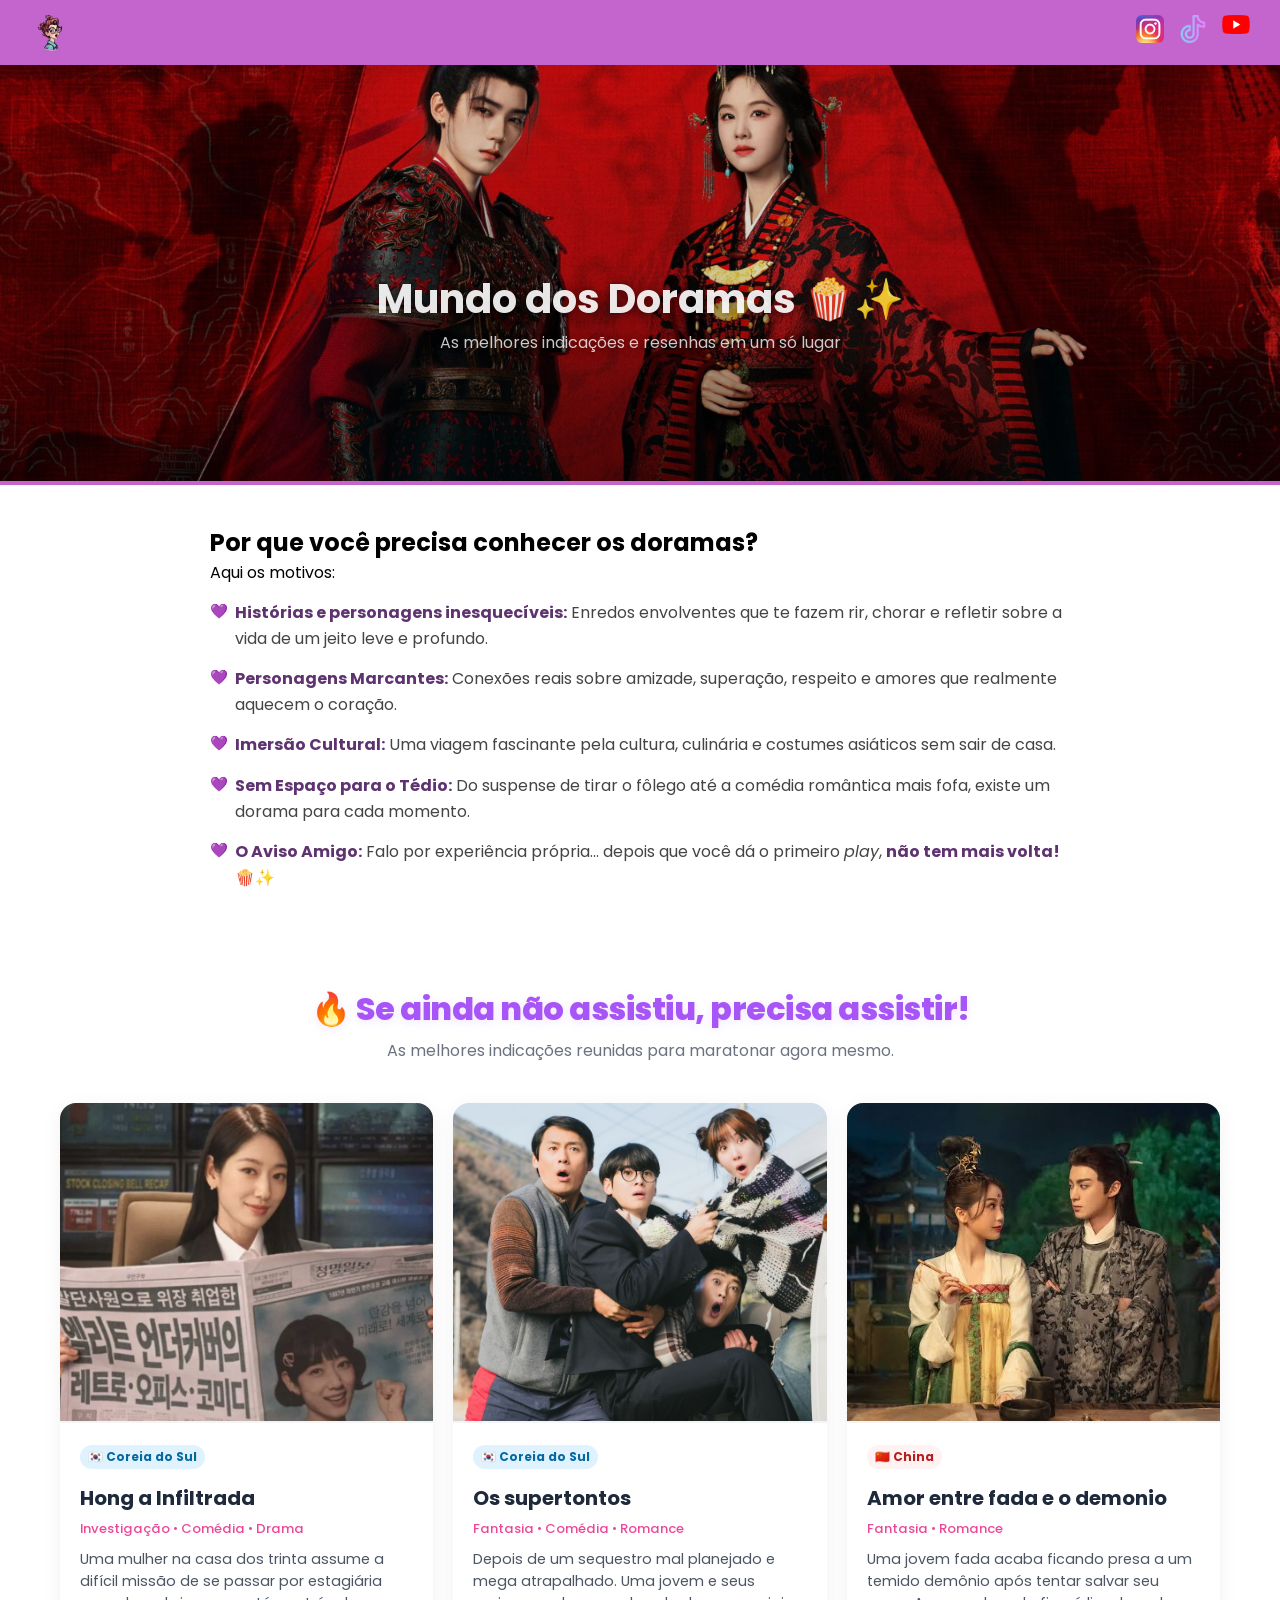
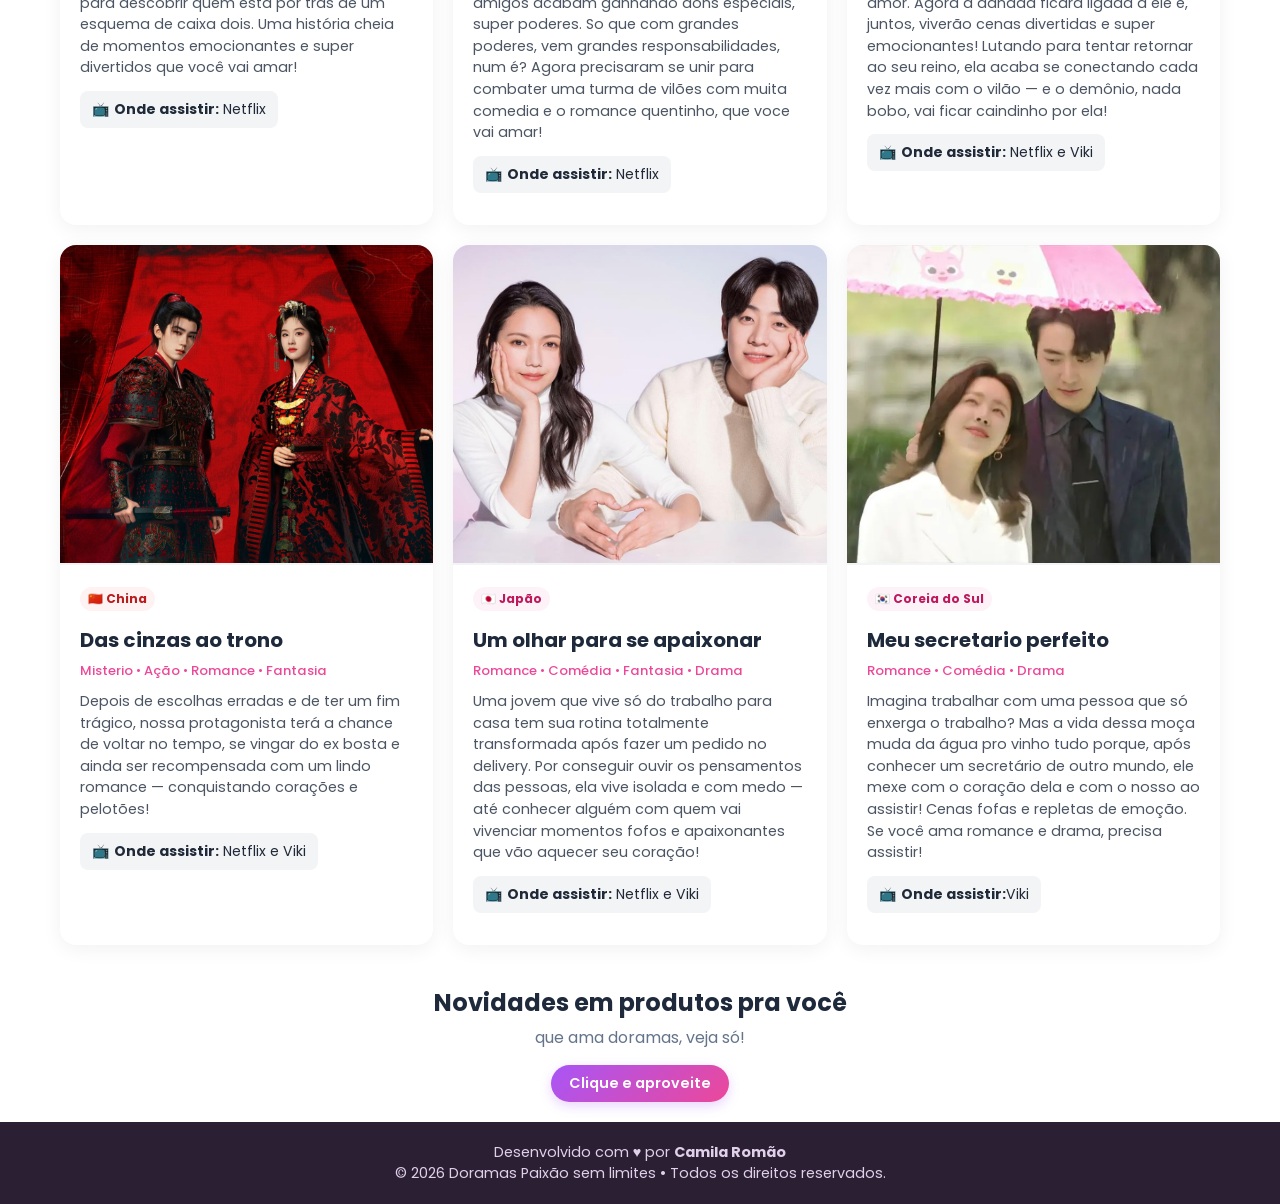
<file: index.html>
<!DOCTYPE html>
<html lang="pt-BR">
<head>
    <meta charset="UTF-8">
    <meta name="viewport" content="width=device-width, initial-scale=1.0">
    <title>Doramas: paixão sem limites</title>
    <link rel="stylesheet" href="style.css">
    <link href="https://fonts.googleapis.com/css2?family=Poppins:wght@400;500;600;700;800&display=swap" rel="stylesheet">
</head>
<body>

    <!-- CABEÇALHO COM BOTÃO ESTILIZADO -->
    <header>
        <img src="assets/Cah-dorameira-logo.png" alt="Logo CamilaFlix" class="logotipo">
        
        <div class="redes-sociais">
             <a href="https://www.instagram.com/camiladorameiraa/" target="_blank"><img src="assets/Instagram_icon.png" alt="Instagram"></a>
            <a href="https://www.tiktok.com/@camiladorameiraa" target="_blank"><img src="assets/Tiktok_logo.png" alt="TikTok"></a>
            <a href="https://www.youtube.com/@Camiladorameira" target="_blank"><img src="assets/Youtube_logo.png" alt="YouTube"></a>
        </div>
    </header>

    <div id="sakura-container"></div>

    <!-- Banner do site -->
   <section class="banner">

    <div class="conteudo-banner">

        <img
            src="assets/das-cinzas-ao-trono-img.jpg"
            alt="Das Cinzas ao Trono"
        >

        <div class="texto-banner">
            <h1>Mundo dos Doramas 🍿✨</h1>

            <p>
                As melhores indicações e resenhas em um só lugar
            </p>
        </div>

    </div>

</section>

        <section class="secao-chamativa">
            <h2>Por que você precisa conhecer os doramas?</h2>
            <p>Aqui os motivos:</p>

            <ul class="lista-motivos">
                <li><strong>Histórias e personagens inesquecíveis:</strong> Enredos envolventes que te fazem rir, chorar e refletir sobre a vida de um jeito leve e profundo.</li>

                <li><strong>Personagens Marcantes:</strong> Conexões reais sobre amizade, superação, respeito e amores que realmente aquecem o coração.</li>
                <li><strong>Imersão Cultural:</strong> Uma viagem fascinante pela cultura, culinária e costumes asiáticos sem sair de casa.</li>

                <li><strong>Sem Espaço para o Tédio:</strong> Do suspense de tirar o fôlego até a comédia romântica mais fofa, existe um dorama para cada momento.</li>

                <li><strong>O Aviso Amigo:</strong> Falo por experiência própria... depois que você dá o primeiro <em>play</em>, <strong>não tem mais volta!</strong> 🍿✨</li>
            </ul>

        </section>

        <!-- CHAMADA FINAL COM O BOTÃO CAMILAFLIX CENTRALIZADO -->


<section class="titulo-chamativo">
        <h2>🔥 Se ainda não assistiu, precisa assistir!</h2>
        <p>As melhores indicações reunidas para maratonar agora mesmo.</p>
    </section>

    <!-- Grid onde ficam os seus doramas -->
    <main class="grid-doramaflix">

        <!-- Exemplo Card Coreano 1 -->
        <div class="card-dorama">
            <img src="assets/hong-a-infiltrada-img.webp" alt="Hong a infiltrada">
            <div class="card-info">
                <span class="tag-pais coreia">🇰🇷 Coreia do Sul</span>
                <h3>Hong a Infiltrada</h3>
                <span class="genero">Investigação • Comédia • Drama</span>
                <p>Uma mulher na casa dos trinta assume a difícil missão de se passar por estagiária para descobrir quem está por trás de um esquema de caixa dois. Uma história cheia de momentos emocionantes e super divertidos que você vai amar!</p>
                <p class="onde-assistir">📺 <strong>Onde assistir:</strong> Netflix</p>
            </div>
        </div>

        <!-- Exemplo Card Coreano 2 -->
        <div class="card-dorama">
            <img src="assets/SUPERtontos-img.jpg" alt="supertontos">
            <div class="card-info">
                <span class="tag-pais coreia">🇰🇷 Coreia do Sul</span>
                <h3>Os supertontos</h3>
                <span class="genero">Fantasia • Comédia • Romance</span>
                <p>Depois de um sequestro mal planejado e mega atrapalhado. Uma jovem e seus amigos acabam ganhando dons especiais, super poderes. So que com grandes poderes, vem grandes responsabilidades, num é? Agora precisaram se unir para combater uma turma de vilões com muita comedia e o romance quentinho, que voce vai amar!</p>
                <p class="onde-assistir">📺 <strong>Onde assistir:</strong> Netflix</p>
            </div>
        </div> 

        <!-- Exemplo Card Chinês 1 -->
        <div class="card-dorama">
            <img src="assets/amor-entre-a-fada-e-o-demonio-img.jpg" alt="Amor entre fada e o demonio">
            <div class="card-info">
                <span class="tag-pais china">🇨🇳 China</span>
                <h3>Amor entre fada e o demonio</h3>
                <span class="genero">Fantasia • Romance</span>
                <p>Uma jovem fada acaba ficando presa a um temido demônio após tentar salvar seu amor. Agora a danada ficará ligada a ele e, juntos, viverão cenas divertidas e super emocionantes! Lutando para tentar retornar ao seu reino, ela acaba se conectando cada vez mais com o vilão — e o demônio, nada bobo, vai ficar caindinho por ela!</p>
                <p class="onde-assistir">📺 <strong>Onde assistir:</strong> Netflix e Viki</p>
            </div>
        </div>

        <!-- Exemplo Card Chinês 2 -->
        <div class="card-dorama">
            <img src="assets/das-cinzas-ao-trono-img.jpg" alt="Das cinzas ao trono">
            <div class="card-info">
                <span class="tag-pais china">🇨🇳 China</span>
                <h3>Das cinzas ao trono</h3>
                <span class="genero">Misterio • Ação • Romance • Fantasia</span>
                <p>Depois de escolhas erradas e de ter um fim trágico, nossa protagonista terá a chance de voltar no tempo, se vingar do ex bosta e ainda ser recompensada com um lindo romance — conquistando corações e pelotões!</p>
                <p class="onde-assistir">📺 <strong>Onde assistir:</strong> Netflix e Viki</p>
            </div>
        </div> 

        <!-- Exemplo Card Japonês -->
        <div class="card-dorama">
            <img src="assets/Um-olhar-para-se-apaixonar-img.jpg" alt="Um olhar para se apaixonar">
            <div class="card-info">
                <span class="tag-pais japao">🇯🇵 Japão</span>
                <h3>Um olhar para se apaixonar</h3>
                <span class="genero">Romance • Comédia • Fantasia • Drama</span>
                <p>Uma jovem que vive só do trabalho para casa tem sua rotina totalmente transformada após fazer um pedido no delivery. Por conseguir ouvir os pensamentos das pessoas, ela vive isolada e com medo — até conhecer alguém com quem vai vivenciar momentos fofos e apaixonantes que vão aquecer seu coração!</p>
                <p class="onde-assistir">📺 <strong>Onde assistir:</strong> Netflix e Viki</p>
            </div>
        </div> 

        <div class="card-dorama">
            <img src="assets/meu-secretario-perfeito-img.webp" alt="Meu secretario perfeito">
            <div class="card-info">
                <span class="tag-pais japao">🇰🇷 Coreia do Sul</span>
                <h3>Meu secretario perfeito</h3>
                <span class="genero">Romance • Comédia • Drama</span>
                <p>Imagina trabalhar com uma pessoa que só enxerga o trabalho? Mas a vida dessa moça muda da água pro vinho tudo porque, após conhecer um secretário de outro mundo, ele mexe com o coração dela e com o nosso ao assistir! Cenas fofas e repletas de emoção. Se você ama romance e drama, precisa assistir! </p>
                <p class="onde-assistir">📺 <strong>Onde assistir:</strong>Viki</p>
            </div>
        </div> 
    </main>


<!-- Seção achadinhos -->
    <!-- Cabeçalho da Seção -->
     <section>
        <div class="achadinhos-titulo">
        <h2>Novidades em produtos pra você</h2>
        <p>que ama doramas, veja só!</p>
        <a  href="https://meli.la/2pvs6Jg" target="_blank" rel="noopener noreferrer">
                Clique e aproveite
            </a>
    </div>
</section>


    <footer>
        <p>Desenvolvido com <span class="coracao">♥</span> por <strong>Camila Romão</strong></p>
        <p>&copy; 2026 Doramas Paixão sem limites • Todos os direitos reservados.</p>
    </footer>

    <script src="script.js"></script>

</body>
</html>
</file>
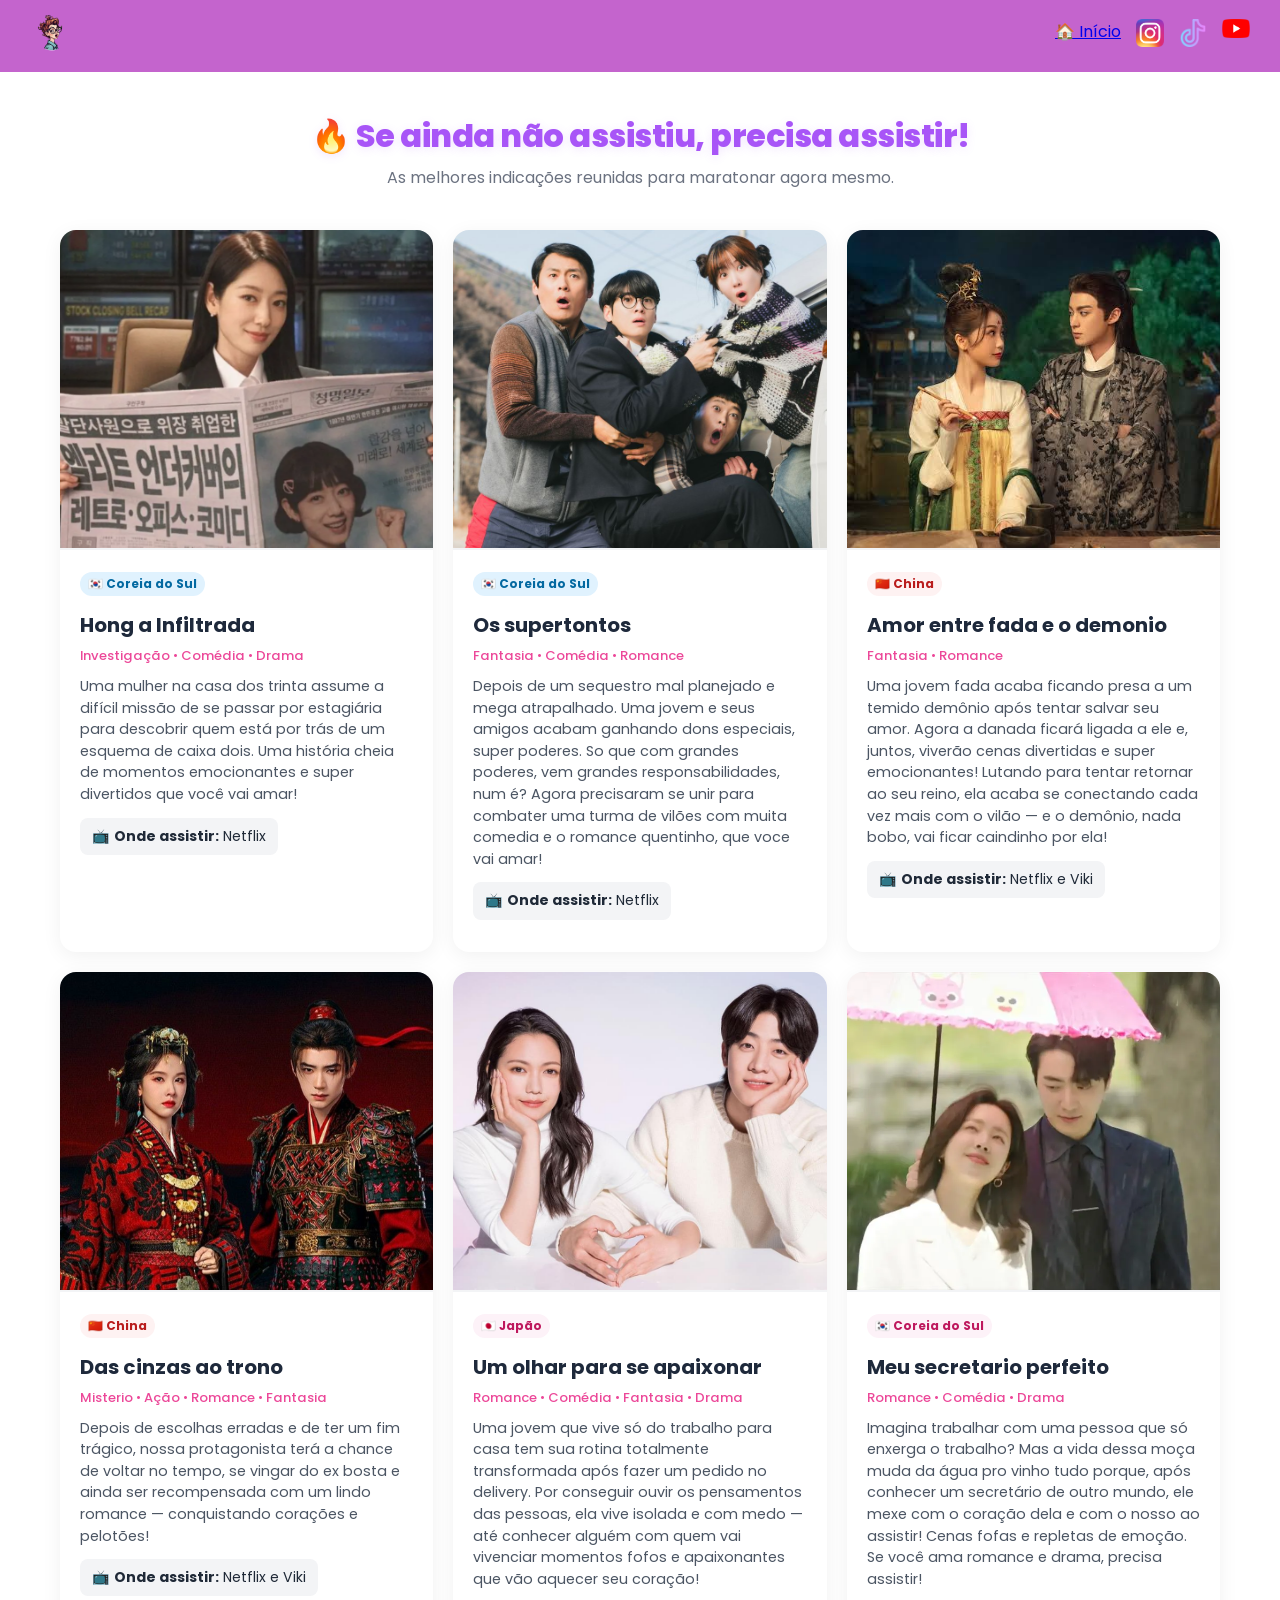
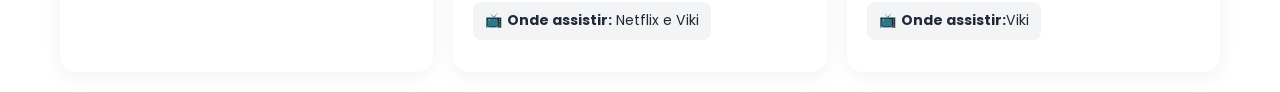
<file: indico.html>
<!DOCTYPE html>
<html lang="pt-br">
<head>
    <meta charset="UTF-8">
    <meta name="viewport" content="width=device-width, initial-scale=1.0">
    <link rel="stylesheet" href="style.css">
    <link rel="preconnect" href="https://fonts.googleapis.com">
    <link rel="preconnect" href="https://fonts.gstatic.com" crossorigin>
    <link href="https://fonts.googleapis.com/css2?family=Poppins:ital,wght@0,100;0,200;0,300;0,400;0,500;0,600;0,700;0,800;0,900;1,100;1,200;1,300;1,400;1,500;1,600;1,700;1,800;1,900&display=swap" rel="stylesheet">
    <title>Recomendo - Camilaflix</title>
</head>
<body>

    <!-- Container das Pétalas de Cerejeira -->
    <div id="petalas-container"></div>

    <header>
        <div class="logo">
            <a href="index.html">
                <img class="logotipo" src="assets/Cah-dorameira-logo.png" alt="Logo Camila Dorameira">
            </a>
        </div>
        
        <nav class="redes-sociais">
            <!-- Botão de Início estilizado -->
            <a href="https://camila-romao.github.io/mundo-dos-doramas/" class="btn-inicio">
                <span>🏠</span> Início
            </a>

            <!-- Suas Redes Sociais -->
            <a href="https://www.instagram.com/camiladorameiraa/" target="_blank"><img src="assets/Instagram_icon.png" alt="Instagram"></a>
            <a href="https://www.tiktok.com/@camiladorameiraa" target="_blank"><img src="assets/Tiktok_logo.png" alt="TikTok"></a>
            <a href="https://www.youtube.com/@Camiladorameira" target="_blank"><img src="assets/Youtube_logo.png" alt="YouTube"></a>
        </nav>
    </header>

    <section class="titulo-chamativo">
        <h2>🔥 Se ainda não assistiu, precisa assistir!</h2>
        <p>As melhores indicações reunidas para maratonar agora mesmo.</p>
    </section>

    <!-- Grid onde ficam os seus doramas -->
    <main class="grid-doramaflix">

        <!-- Exemplo Card Coreano 1 -->
        <div class="card-dorama">
            <img src="assets/hong-a-infiltrada-img.webp" alt="Hong a infiltrada">
            <div class="card-info">
                <span class="tag-pais coreia">🇰🇷 Coreia do Sul</span>
                <h3>Hong a Infiltrada</h3>
                <span class="genero">Investigação • Comédia • Drama</span>
                <p>Uma mulher na casa dos trinta assume a difícil missão de se passar por estagiária para descobrir quem está por trás de um esquema de caixa dois. Uma história cheia de momentos emocionantes e super divertidos que você vai amar!</p>
                <p class="onde-assistir">📺 <strong>Onde assistir:</strong> Netflix</p>
            </div>
        </div>

        <!-- Exemplo Card Coreano 2 -->
        <div class="card-dorama">
            <img src="assets/SUPERtontos-img.jpg" alt="supertontos">
            <div class="card-info">
                <span class="tag-pais coreia">🇰🇷 Coreia do Sul</span>
                <h3>Os supertontos</h3>
                <span class="genero">Fantasia • Comédia • Romance</span>
                <p>Depois de um sequestro mal planejado e mega atrapalhado. Uma jovem e seus amigos acabam ganhando dons especiais, super poderes. So que com grandes poderes, vem grandes responsabilidades, num é? Agora precisaram se unir para combater uma turma de vilões com muita comedia e o romance quentinho, que voce vai amar!</p>
                <p class="onde-assistir">📺 <strong>Onde assistir:</strong> Netflix</p>
            </div>
        </div> 

        <!-- Exemplo Card Chinês 1 -->
        <div class="card-dorama">
            <img src="assets/amor-entre-a-fada-e-o-demonio-img.jpg" alt="Amor entre fada e o demonio">
            <div class="card-info">
                <span class="tag-pais china">🇨🇳 China</span>
                <h3>Amor entre fada e o demonio</h3>
                <span class="genero">Fantasia • Romance</span>
                <p>Uma jovem fada acaba ficando presa a um temido demônio após tentar salvar seu amor. Agora a danada ficará ligada a ele e, juntos, viverão cenas divertidas e super emocionantes! Lutando para tentar retornar ao seu reino, ela acaba se conectando cada vez mais com o vilão — e o demônio, nada bobo, vai ficar caindinho por ela!</p>
                <p class="onde-assistir">📺 <strong>Onde assistir:</strong> Netflix e Viki</p>
            </div>
        </div>

        <!-- Exemplo Card Chinês 2 -->
        <div class="card-dorama">
            <img src="assets/das_cinzas_ao_trono_img.jpg" alt="Das cinzas ao trono">
            <div class="card-info">
                <span class="tag-pais china">🇨🇳 China</span>
                <h3>Das cinzas ao trono</h3>
                <span class="genero">Misterio • Ação • Romance • Fantasia</span>
                <p>Depois de escolhas erradas e de ter um fim trágico, nossa protagonista terá a chance de voltar no tempo, se vingar do ex bosta e ainda ser recompensada com um lindo romance — conquistando corações e pelotões!</p>
                <p class="onde-assistir">📺 <strong>Onde assistir:</strong> Netflix e Viki</p>
            </div>
        </div> 

        <!-- Exemplo Card Japonês -->
        <div class="card-dorama">
            <img src="assets/Um-olhar-para-se-apaixonar-img.jpg" alt="Um olhar para se apaixonar">
            <div class="card-info">
                <span class="tag-pais japao">🇯🇵 Japão</span>
                <h3>Um olhar para se apaixonar</h3>
                <span class="genero">Romance • Comédia • Fantasia • Drama</span>
                <p>Uma jovem que vive só do trabalho para casa tem sua rotina totalmente transformada após fazer um pedido no delivery. Por conseguir ouvir os pensamentos das pessoas, ela vive isolada e com medo — até conhecer alguém com quem vai vivenciar momentos fofos e apaixonantes que vão aquecer seu coração!</p>
                <p class="onde-assistir">📺 <strong>Onde assistir:</strong> Netflix e Viki</p>
            </div>
        </div> 

        <div class="card-dorama">
            <img src="assets/meu-secretario-perfeito-img.webp" alt="Meu secretario perfeito">
            <div class="card-info">
                <span class="tag-pais japao">🇰🇷 Coreia do Sul</span>
                <h3>Meu secretario perfeito</h3>
                <span class="genero">Romance • Comédia • Drama</span>
                <p>Imagina trabalhar com uma pessoa que só enxerga o trabalho? Mas a vida dessa moça muda da água pro vinho tudo porque, após conhecer um secretário de outro mundo, ele mexe com o coração dela e com o nosso ao assistir! Cenas fofas e repletas de emoção. Se você ama romance e drama, precisa assistir! </p>
                <p class="onde-assistir">📺 <strong>Onde assistir:</strong>Viki</p>
            </div>
        </div> 

    </main>

    <script src="script.js"></script>

</body>
</html>
</file>
<file: style.css>
* {
    margin: 0;
    padding: 0;
    box-sizing: border-box;
    font-family: "Poppins", sans-serif;
}
/* ============================================== */
/* 2. CABEÇALHO E NAVEGAÇÃO                       */
/* ============================================== */
header {
    display: flex;
    justify-content: space-between;
    align-items: center;
    padding: 10px 30px;
    background-color: rgb(196, 100, 205);
    backdrop-filter: blur(5px);
    position: sticky;
    top: 0;
    z-index: 100;
}

@media (max-width: 600px) {

    header {
        padding: 8px 15px;
    }

    .logotipo {
        width: 40px;
    }

    .redes-sociais {
        gap: 8px;
    }

    .redes-sociais img {
        width: 24px;
    }

}

.logotipo {
    width: 45px;
    height: auto;
    border-radius: 50%;
    transition: transform 0.3s ease;
    cursor: pointer;
}

.logotipo:hover {
    transform: scale(1.08);
}

.redes-sociais {
    display: flex;
    gap: 15px;
}

.redes-sociais img {
    width: 28px;
    height: auto;
    transition: transform 0.2s ease;
}

.redes-sociais img:hover {
    transform: scale(1.15);
}

/* ====  EFEITO ANIMAÇÕES DE SAKURA ===== */
#sakura-container {
  position: fixed;
  top: 0;
  left: 0;
  width: 100%;
  height: 100%;
  pointer-events: none; /* Garante que as pétalas não bloqueiem cliques no site */
  z-index: 9999;
  overflow: hidden;
}

.petal {
  position: absolute;
  top: -20px;
  background-color: #ffb7c5; /* Cor rosa-cerejeira */
  border-radius: 15px 0 15px 0; /* Formato de pétala */
  opacity: 0.85;
  pointer-events: none;
  animation: fall linear forwards;
}

/* Animação de queda e rotação suave */
@keyframes fall {
  0% {
    transform: translateY(0) rotate(0deg) translateX(0);
    opacity: 0.9;
  }
  50% {
    transform: translateY(50vh) rotate(180deg) translateX(40px); /* Balanço para o lado */
  }
  100% {
    transform: translateY(105vh) rotate(360deg) translateX(-20px);
    opacity: 0.1;
  }
}

/* =========================================================
   TEXTO SOBRE O BANNER
========================================================= */

.texto-banner {
    position: absolute;

    left: 50%;
    top: 60%;

    transform: translate(-50%, -50%);

    width: calc(100% - 40px);
    max-width: 650px;

    margin: 0;
    padding: 0;

    text-align: center;

    color: rgba(255, 255, 255, 0.9);

    text-shadow: 0 2px 10px rgba(0, 0, 0, 0.45);

    z-index: 2;
}

.texto-banner h1 {
    margin: 0 0 8px;
    padding: 0;

    color: rgba(255, 255, 255, 0.9);

    font-size: clamp(1.4rem, 5vw, 2.5rem);

    font-weight: 700;

    line-height: 1.2;

    text-align: center;

    white-space: normal;

    text-shadow: 0 2px 10px rgba(0, 0, 0, 0.5);
}

.texto-banner p {
    margin: 0;
    padding: 0;

    color: rgba(255, 255, 255, 0.78);

    font-size: clamp(0.75rem, 2.5vw, 1rem);

    line-height: 1.5;

    text-align: center;
}

/* BANNER DO TOPO                              */
/* ============================================== */

.banner {
    width: 100%;
    margin: 0;
    padding: 0;
}

.conteudo-banner {
    width: 100%;
    height: clamp(250px, 40vw, 420px);
    overflow: hidden;
    position: relative;
    border-bottom: 4px solid #c464cd;
}

.conteudo-banner img {
    width: 100%;
    height: 100%;
    display: block;
    object-fit: cover;
    object-position: center;
}

/* Degrade sobre a imagem */ 
.conteudo-banner::after {
    content: "";
    position: absolute;
    inset: 0;
    background: linear-gradient(
        to bottom,
        rgba(0, 0, 0, 0.05),
        rgba(0, 0, 0, 0.15),
        rgba(0, 0, 0, 0.55)
    );
    pointer-events: none;
}


.texto-banner {
    position: absolute;

    left: 50%;
    top: 60%;

    transform: translate(-50%, -50%);

    width: calc(100% - 40px);
    max-width: 650px;

    margin: 0;
    padding: 0;

    text-align: center;

    z-index: 2;
}

.texto-banner h1 {
    margin: 0 0 8px !important;
    padding: 0;

    color: rgba(255, 255, 255, 0.90);

    font-size: clamp(1.5rem, 5vw, 2.5rem);

    font-weight: 700;
    line-height: 1.2;

    text-align: center;

    white-space: normal;

    text-shadow: 0 2px 10px rgba(0, 0, 0, 0.5);
}

.texto-banner p {
    margin: 0;
    padding: 0;

    color: rgba(255, 255, 255, 0.78);

    font-size: clamp(0.75rem, 2.5vw, 1rem);

    line-height: 1.5;

    text-align: center;
}

/* =========================================================
   BANNER RESPONSIVO
========================================================= */

@media (max-width: 768px) {

    .conteudo-banner {
        height: 280px;
    }

}


/* =========================================================
   CELULAR
========================================================= */

@media (max-width: 600px) {

    .conteudo-banner {
        height: 240px;
    }

    .texto-banner {
        top: 62%;

        width: calc(100% - 30px);
    }

    .texto-banner h1 {
        font-size: 1.45rem;
    }

    .texto-banner p {
        font-size: 0.75rem;
    }

}

/* SEÇÕES DE TEXTO E APRESENTAÇÃO  */ 

.secao-chamativa { 
    max-width: 900px; 
    margin: 0 auto; 
    padding: 40px 20px;
}

.lista-motivos {
    list-style: none;
    padding: 0;
    margin-top: 15px;
}

.lista-motivos li {
    color: #444;
    font-size: 1rem;
    line-height: 1.6;
    margin-bottom: 15px;
    position: relative;
    padding-left: 25px;
}

.lista-motivos li::before {
    content: "💜";
    position: absolute;
    left: 0;
    top: 0;
    font-size: 0.9rem;
}

.lista-motivos strong {
    color: #5e3370;
}


/* ==================== TÍTULO DA PÁGINA ==================== */

.titulo-chamativo {
    text-align: center;
    margin: 40px 0 20px;
    padding: 0 15px;
}

.titulo-chamativo h2 {
    font-size: 2rem;
    color: #a855f7;
    font-weight: 800;
    letter-spacing: -0.5px;

    text-shadow: 0 2px 10px rgba(168, 85, 247, 0.15);
}

.titulo-chamativo p {
    color: #6b7280;
    font-size: 1rem;
    margin-top: 5px;
}

/* ==================== TAGS DOS PAÍSES ==================== */

.tag-pais {
    display: inline-block;

    padding: 3px 8px;
    margin-bottom: 8px;

    border-radius: 12px;

    font-size: 0.75rem;
    font-weight: bold;
    font-family: "Poppins", sans-serif;
}

.coreia {
    background-color: #e0f2fe;
    color: #0369a1;
}

.china {
    background-color: #fef2f2;
    color: #b91c1c;
}

.japao {
    background-color: #fdf2f8;
    color: #be185d;
}

/* ==================== GRADE DE CARDS ==================== */

.grid-doramaflix {
    display: grid;

    grid-template-columns: repeat(3, minmax(0, 1fr));

    gap: 20px;

    width: 100%;
    max-width: 1200px;

    margin: 0 auto;
    padding: 20px;
}


/* TABLET */

@media (max-width: 900px) {

    .grid-doramaflix {
        grid-template-columns: repeat(2, minmax(0, 1fr));
    }

}
/* CELULAR */

@media (max-width: 600px) {

    .grid-doramaflix {
        grid-template-columns: 1fr;

        gap: 20px;

        padding: 15px;
    }
}

/* ==================== CARDS DE DORAMA ==================== */

.card-dorama {
    background: #ffffff;

    border-radius: 16px;

    overflow: hidden;

    box-shadow: 0 4px 20px rgba(0, 0, 0, 0.06);

    cursor: pointer;

    opacity: 1;
    transform: translateY(0);
    filter: none;
    visibility: visible;

    transition:
        transform 0.3s ease,
        box-shadow 0.3s ease;
}

.card-dorama:hover {
    transform: translateY(-8px) scale(1.02);

    box-shadow: 0 16px 32px rgba(168, 85, 247, 0.25);
}

/* ==================== IMAGEM DO CARD ==================== */

.card-dorama > img {
    width: 100%;
    height: 320px;

    object-fit: cover;
    object-position: top center;

    display: block;

    border-bottom: 2px solid #f3f4f6;

    transition: transform 0.6s cubic-bezier(0.25, 1, 0.5, 1);
}

/* Pequeno zoom na imagem ao passar o mouse */

.card-dorama:hover > img {
    transform: scale(1.03);
}

/* ==================== CONTEÚDO DO CARD ==================== */

.card-info {
    padding: 20px;
}

.card-info h3 {
    font-size: 1.25rem;

    color: #1e293b;

    margin: 6px 0;
}

.genero {
    display: block;

    font-size: 0.82rem;

    color: #ec4899;

    font-weight: 500;

    margin-bottom: 10px;
}

.card-info p {
    font-size: 0.9rem;

    color: #4b5563;

    line-height: 1.5;

    margin-bottom: 12px;
}

/* ==================== ONDE ASSISTIR ==================== */

.onde-assistir {
    display: inline-block;

    font-size: 0.88rem !important;

    color: #1f2937 !important;

    background-color: #f3f4f6;

    padding: 8px 12px;

    border-radius: 8px;
}

/* ==================== SEÇÃO ACHADINHOS ==================== */

.achadinhos-titulo {
    display: flex;

    flex-direction: column;

    align-items: center;
    justify-content: center;

    text-align: center;

    padding: 20px;
}

.achadinhos-titulo h2 {
    color: #1e293b;
    margin-bottom: 5px;
}

.achadinhos-titulo p {
    color: #64748b;
    margin-bottom: 15px;
}

.achadinhos-titulo a {
    display: inline-flex;

    align-items: center;
    justify-content: center;

    gap: 6px;

    background: linear-gradient(135deg, #a855f7, #ec4899);

    color: #ffffff;

    font-weight: 600;

    font-size: 0.9rem;

    padding: 8px 18px;

    border-radius: 20px;

    text-decoration: none;

    box-shadow: 0 4px 12px rgba(168, 85, 247, 0.25);

    transition:
        transform 0.3s ease,
        box-shadow 0.3s ease;
}

.achadinhos-titulo a:hover {
    transform: translateY(-2px) scale(1.05);

    box-shadow: 0 6px 18px rgba(168, 85, 247, 0.4);
}

/* ============================================== */
/* 8. RODAPÉ                                      */
/* ============================================== */
footer {
    text-align: center;
    padding: 20px;
    background-color: #2b1f33;
    color: #e0d0ea;
    font-size: 0.9rem;
}
</file>
